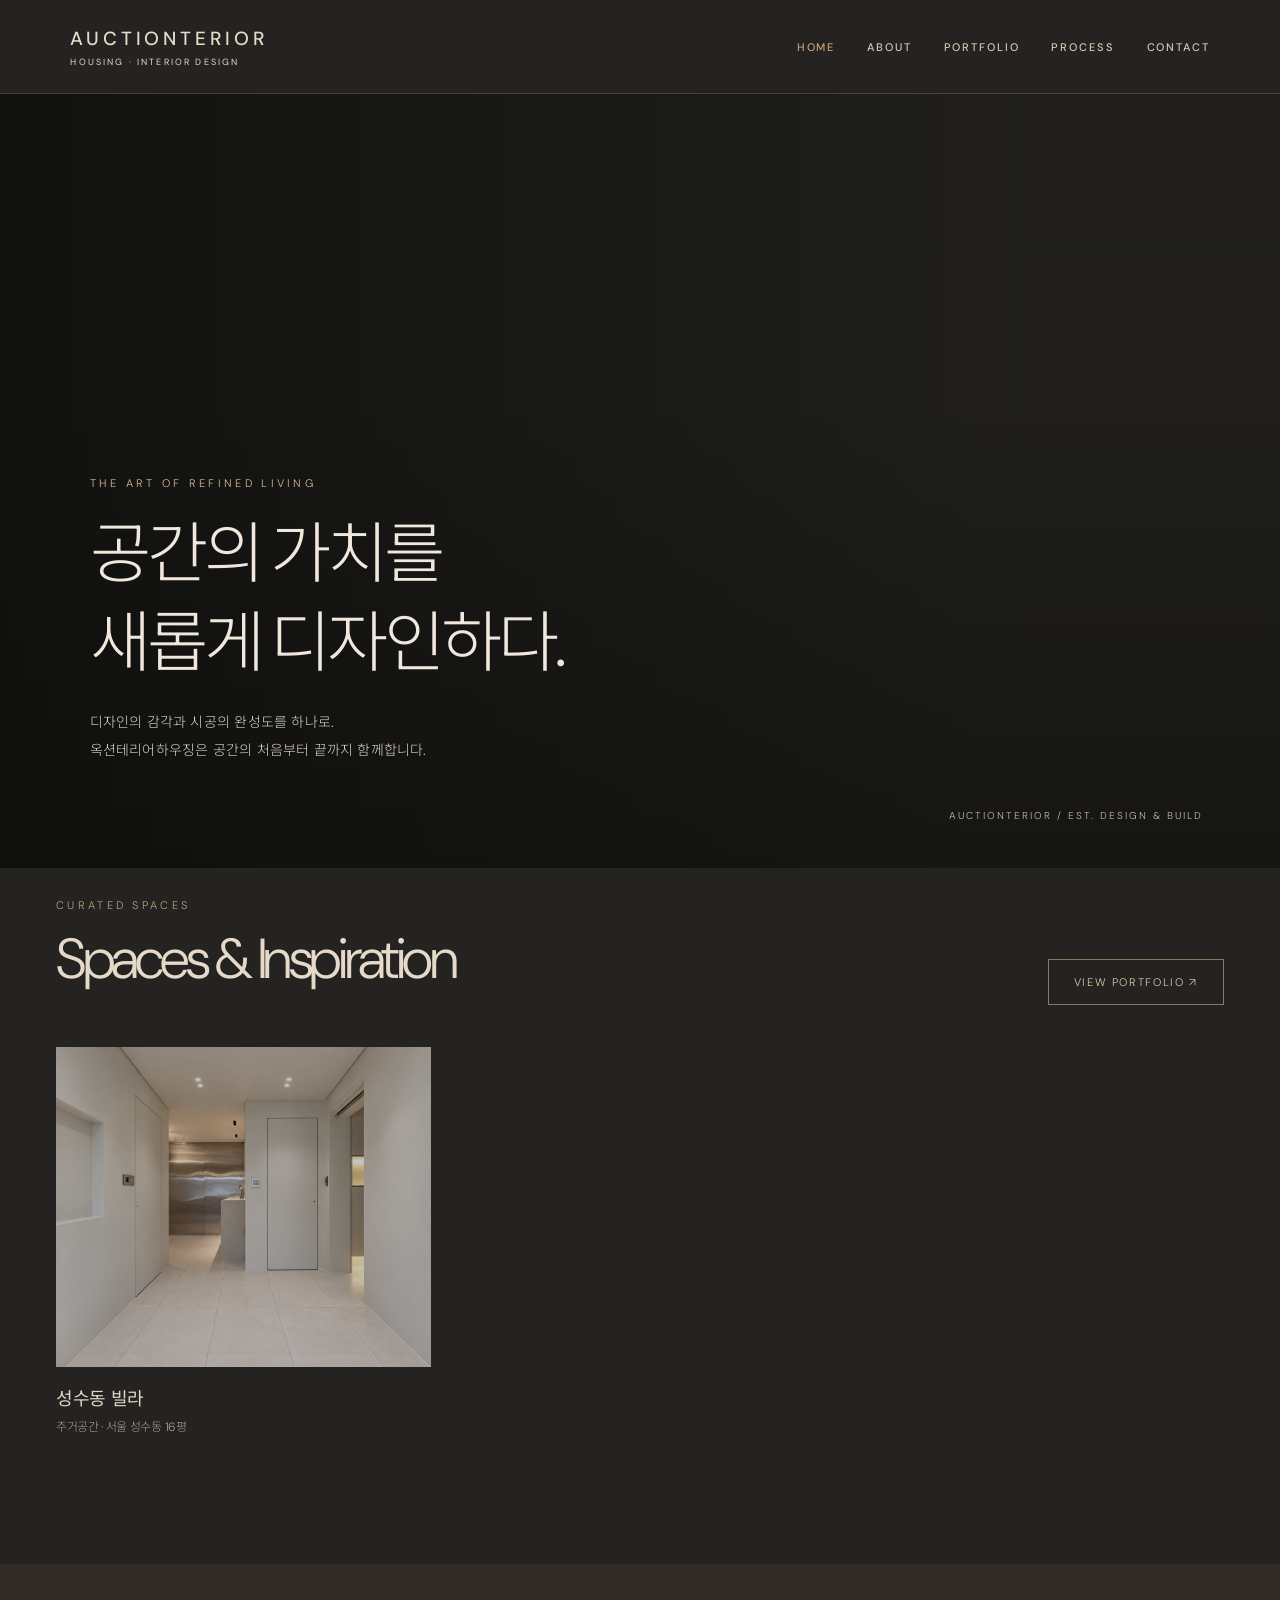
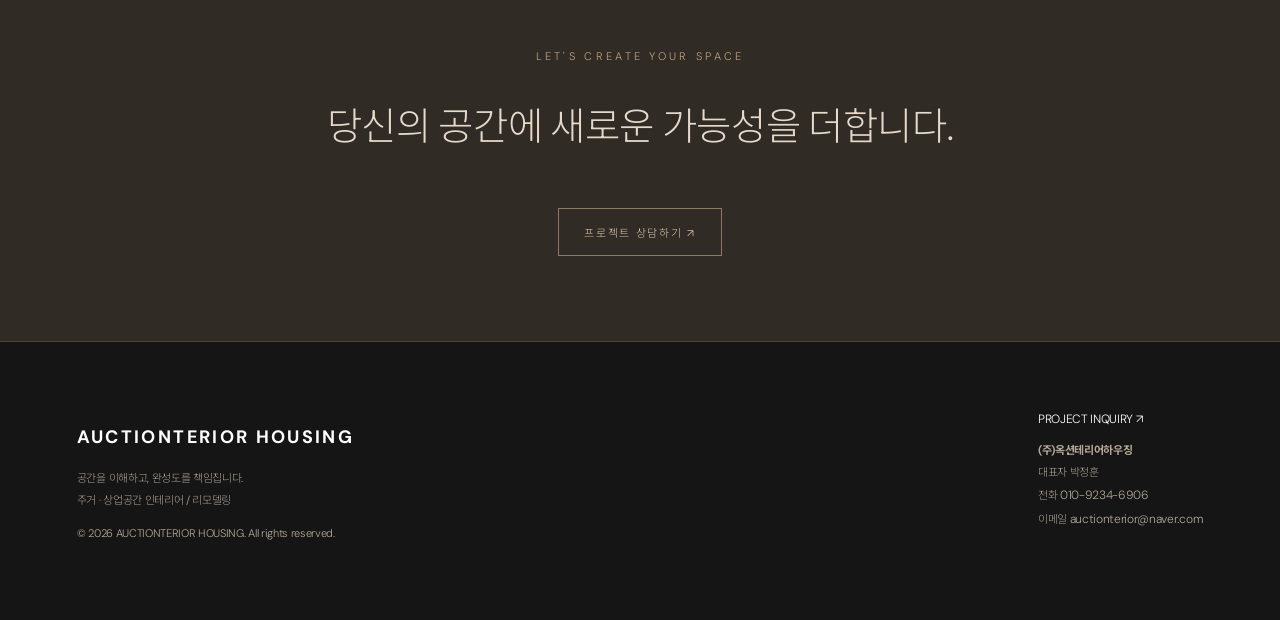
<file: index.html>
<!DOCTYPE html>
<html lang="ko"><head><meta charset="utf-8"/><meta content="width=device-width,initial-scale=1" name="viewport"/><meta content="옥션테리어하우징 - 주거 및 상업공간 인테리어 디자인, 리모델링, 책임 시공" name="description"/><title>HOME | 옥션테리어하우징</title><link href="style.css" rel="stylesheet"/></head><body><header><a class="logo" href="index.html">AUCTIONTERIOR<small>HOUSING · INTERIOR DESIGN</small></a><button aria-label="메뉴 열기" class="menu-toggle" onclick="document.querySelector('nav').classList.toggle('open')">☰</button><nav><a class="active" href="index.html">HOME</a><a class="" href="about.html">ABOUT</a><a class="" href="portfolio.html">PORTFOLIO</a><a class="" href="process.html">PROCESS</a><a class="" href="contact.html">CONTACT</a></nav></header><section class="hero" style="background-image:url('https://images.unsplash.com/photo-1600607687920-4e2a09cf159d?w=1800&amp;q=85')"><div class="hero-content"><div class="eyebrow">THE ART OF REFINED LIVING</div><h1>공간의 가치를<br/>새롭게 디자인하다.</h1><p>디자인의 감각과 시공의 완성도를 하나로.<br/>옥션테리어하우징은 공간의 처음부터 끝까지 함께합니다.</p></div></section><section class="wrap" style="padding-top:30px"><div class="section-head"><div><div class="eyebrow">CURATED SPACES</div><h2>Spaces &amp; Inspiration</h2></div><a class="btn" href="portfolio.html">VIEW PORTFOLIO ↗</a></div><div aria-live="polite" class="grid" id="home-project-grid"></div><p class="notice" hidden="" id="home-project-status"></p></section><section class="banner"><div class="eyebrow">Let's create your space</div><h2>당신의 공간에 새로운 가능성을 더합니다.</h2><a class="btn" href="contact.html">프로젝트 상담하기 ↗</a></section><footer><div><h3>AUCTIONTERIOR HOUSING</h3><p>공간을 이해하고, 완성도를 책임집니다.<br/>주거 · 상업공간 인테리어 / 리모델링</p><p>© 2026 AUCTIONTERIOR HOUSING. All rights reserved.</p></div><div><a href="contact.html">PROJECT INQUIRY ↗</a><p><strong>(주)옥션테리어하우징</strong><br/>대표자 박정훈<br/>전화 <a href="tel:01092346906">010-9234-6906</a><br/>이메일 <a href="mailto:auctionterior@naver.com">auctionterior@naver.com</a></p></div></footer><script defer="" src="home-projects.js"></script></body></html>
</file>
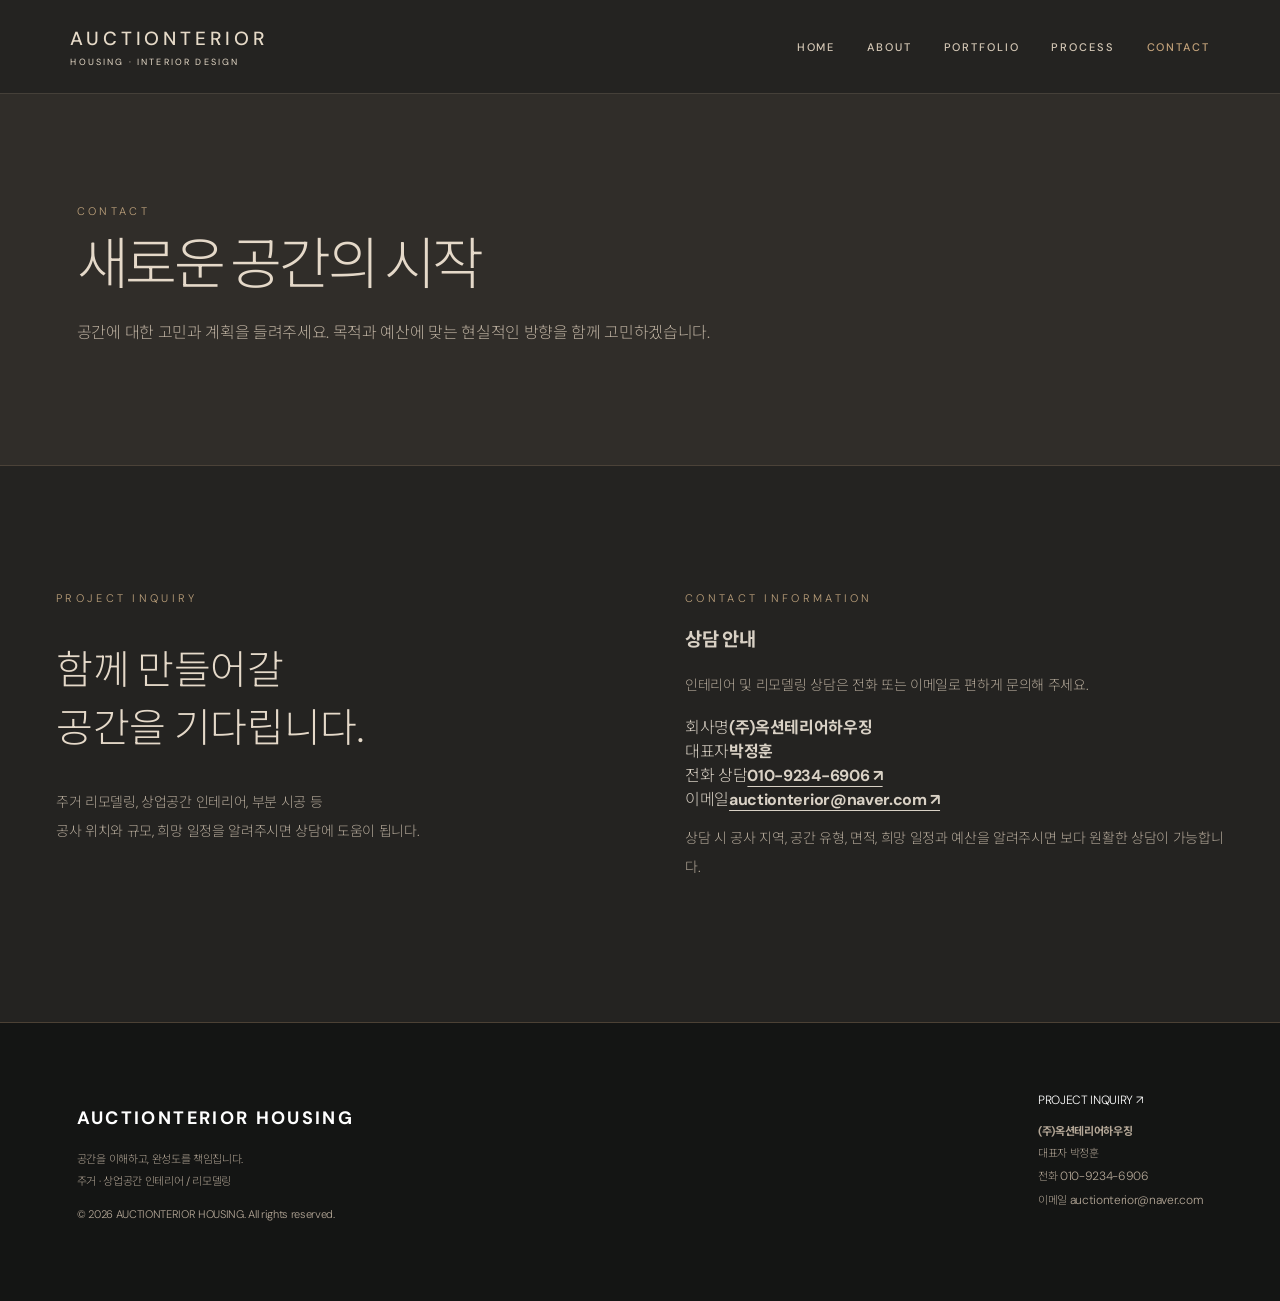
<file: contact.html>
<!DOCTYPE html>

<html lang="ko"><head><meta charset="utf-8"/><meta content="width=device-width,initial-scale=1" name="viewport"/><meta content="옥션테리어하우징 - 주거 및 상업공간 인테리어 디자인, 리모델링, 책임 시공" name="description"/><title>CONTACT | 옥션테리어하우징</title><link href="style.css" rel="stylesheet"/></head><body><header><a class="logo" href="index.html">AUCTIONTERIOR<small>HOUSING · INTERIOR DESIGN</small></a><button aria-label="메뉴 열기" class="menu-toggle" onclick="document.querySelector('nav').classList.toggle('open')">☰</button><nav><a class="" href="index.html">HOME</a><a class="" href="about.html">ABOUT</a><a class="" href="portfolio.html">PORTFOLIO</a><a class="" href="process.html">PROCESS</a><a class="active" href="contact.html">CONTACT</a></nav></header><section class="page-head"><div class="eyebrow">Contact</div><h1>새로운 공간의 시작</h1><p>공간에 대한 고민과 계획을 들려주세요. 목적과 예산에 맞는 현실적인 방향을 함께 고민하겠습니다.</p></section><section class="wrap contact-grid"><div><div class="eyebrow">Project inquiry</div><h2>함께 만들어갈<br/>공간을 기다립니다.</h2><p>주거 리모델링, 상업공간 인테리어, 부분 시공 등<br/>공사 위치와 규모, 희망 일정을 알려주시면 상담에 도움이 됩니다.</p></div><div><div class="eyebrow">CONTACT INFORMATION</div><h3>상담 안내</h3><p class="contact-intro">인테리어 및 리모델링 상담은 전화 또는 이메일로 편하게 문의해 주세요.</p><div class="contact-details"><div class="contact-detail"><span>회사명</span><strong>(주)옥션테리어하우징</strong></div><div class="contact-detail"><span>대표자</span><strong>박정훈</strong></div><div class="contact-detail"><span>전화 상담</span><strong><a href="tel:01092346906">010-9234-6906 ↗</a></strong></div><div class="contact-detail"><span>이메일</span><strong><a href="mailto:auctionterior@naver.com">auctionterior@naver.com ↗</a></strong></div></div><p class="contact-help">상담 시 공사 지역, 공간 유형, 면적, 희망 일정과 예산을 알려주시면 보다 원활한 상담이 가능합니다.</p></div></section><footer><div><h3>AUCTIONTERIOR HOUSING</h3><p>공간을 이해하고, 완성도를 책임집니다.<br/>주거 · 상업공간 인테리어 / 리모델링</p><p>© 2026 AUCTIONTERIOR HOUSING. All rights reserved.</p></div><div><a href="contact.html">PROJECT INQUIRY ↗</a><p><strong>(주)옥션테리어하우징</strong><br/>대표자 박정훈<br/>전화 <a href="tel:01092346906">010-9234-6906</a><br/>이메일 <a href="mailto:auctionterior@naver.com">auctionterior@naver.com</a></p></div></footer></body></html>
</file>
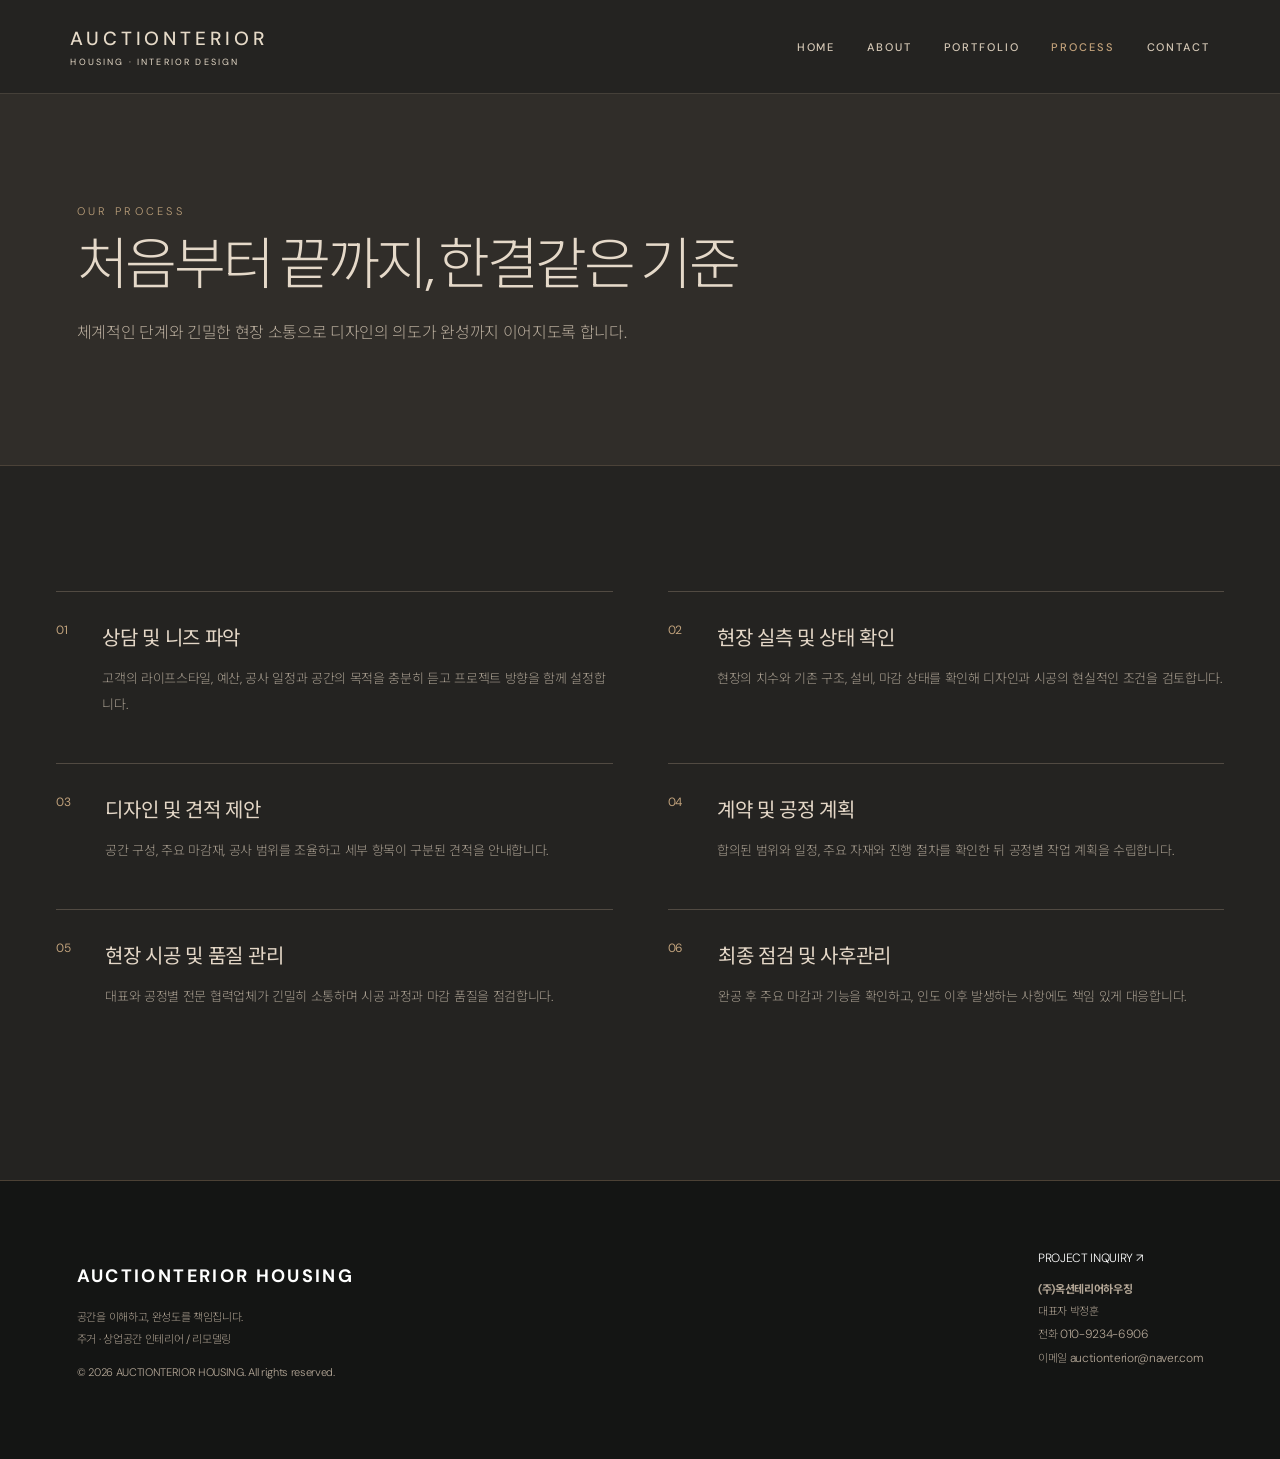
<file: process.html>
<!DOCTYPE html>

<html lang="ko"><head><meta charset="utf-8"/><meta content="width=device-width,initial-scale=1" name="viewport"/><meta content="옥션테리어하우징 - 주거 및 상업공간 인테리어 디자인, 리모델링, 책임 시공" name="description"/><title>PROCESS | 옥션테리어하우징</title><link href="style.css" rel="stylesheet"/></head><body><header><a class="logo" href="index.html">AUCTIONTERIOR<small>HOUSING · INTERIOR DESIGN</small></a><button aria-label="메뉴 열기" class="menu-toggle" onclick="document.querySelector('nav').classList.toggle('open')">☰</button><nav><a class="" href="index.html">HOME</a><a class="" href="about.html">ABOUT</a><a class="" href="portfolio.html">PORTFOLIO</a><a class="active" href="process.html">PROCESS</a><a class="" href="contact.html">CONTACT</a></nav></header><section class="page-head"><div class="eyebrow">Our process</div><h1>처음부터 끝까지, 한결같은 기준</h1><p>체계적인 단계와 긴밀한 현장 소통으로 디자인의 의도가 완성까지 이어지도록 합니다.</p></section><section class="wrap"><div class="steps"><div class="step"><b>01</b><div><h3>상담 및 니즈 파악</h3><p>고객의 라이프스타일, 예산, 공사 일정과 공간의 목적을 충분히 듣고 프로젝트 방향을 함께 설정합니다.</p></div></div><div class="step"><b>02</b><div><h3>현장 실측 및 상태 확인</h3><p>현장의 치수와 기존 구조, 설비, 마감 상태를 확인해 디자인과 시공의 현실적인 조건을 검토합니다.</p></div></div><div class="step"><b>03</b><div><h3>디자인 및 견적 제안</h3><p>공간 구성, 주요 마감재, 공사 범위를 조율하고 세부 항목이 구분된 견적을 안내합니다.</p></div></div><div class="step"><b>04</b><div><h3>계약 및 공정 계획</h3><p>합의된 범위와 일정, 주요 자재와 진행 절차를 확인한 뒤 공정별 작업 계획을 수립합니다.</p></div></div><div class="step"><b>05</b><div><h3>현장 시공 및 품질 관리</h3><p>대표와 공정별 전문 협력업체가 긴밀히 소통하며 시공 과정과 마감 품질을 점검합니다.</p></div></div><div class="step"><b>06</b><div><h3>최종 점검 및 사후관리</h3><p>완공 후 주요 마감과 기능을 확인하고, 인도 이후 발생하는 사항에도 책임 있게 대응합니다.</p></div></div></div></section><footer><div><h3>AUCTIONTERIOR HOUSING</h3><p>공간을 이해하고, 완성도를 책임집니다.<br/>주거 · 상업공간 인테리어 / 리모델링</p><p>© 2026 AUCTIONTERIOR HOUSING. All rights reserved.</p></div><div><a href="contact.html">PROJECT INQUIRY ↗</a><p><strong>(주)옥션테리어하우징</strong><br/>대표자 박정훈<br/>전화 <a href="tel:01092346906">010-9234-6906</a><br/>이메일 <a href="mailto:auctionterior@naver.com">auctionterior@naver.com</a></p></div></footer></body></html>
</file>
<file: style.css>
@import url('https://fonts.googleapis.com/css2?family=DM+Sans:wght@300;400;500;600&family=Noto+Sans+KR:wght@300;400;500;600&family=Cormorant+Garamond:wght@400;500;600&display=swap');:root{--ink:#d9d1c5;--muted:#a99f91;--line:#514a42;--cream:#302c28}*{box-sizing:border-box}html{scroll-behavior:smooth}body{margin:0;color:var(--ink);font-family:'DM Sans','Noto Sans KR',sans-serif;background:#242321;letter-spacing:-.02em}a{color:inherit;text-decoration:none}header{height:84px;padding:0 5.5%;display:flex;align-items:center;justify-content:space-between;background:#242321;position:relative;z-index:10;border-bottom:1px solid #454039}.logo{font-size:19px;letter-spacing:.14em;font-weight:600}.logo small{display:block;font-size:9px;letter-spacing:.24em;font-weight:400;margin-top:5px}nav{display:flex;gap:32px}nav a{font-size:11px;letter-spacing:.12em;font-weight:500}nav a:hover,nav a.active{color:#c3a780}.hero{height:min(78vh,790px);min-height:520px;background-size:cover;background-position:center;position:relative;display:flex;align-items:end;padding:7%}.hero:before{content:'';position:absolute;inset:0;background:linear-gradient(0deg,rgba(15,12,10,.78),rgba(15,12,10,.08) 78%)}.hero-content{position:relative;color:white}.eyebrow{font-size:11px;letter-spacing:.27em;text-transform:uppercase}.hero h1{font-size:clamp(36px,5vw,72px);line-height:1.3;letter-spacing:-.06em;font-weight:300;margin:20px 0}.hero p{font-size:14px;font-weight:300;line-height:2}.wrap{max-width:1240px;margin:auto;padding:110px 36px}.section-head{display:flex;justify-content:space-between;align-items:end;gap:30px;margin-bottom:42px}.section-head h2,.page-head h1{font-size:clamp(35px,4.4vw,64px);font-weight:300;letter-spacing:-.06em;margin:10px 0}.section-head p,.lead{color:var(--muted);font-size:14px;line-height:2.1}.page-head{background:#302d29;padding:110px max(6%,calc((100vw - 1168px)/2)) 100px}.page-head p{max-width:680px;line-height:2;color:#b1a697}.grid{display:grid;grid-template-columns:repeat(3,1fr);gap:22px}.tile img{width:100%;height:320px;object-fit:cover;display:block;transition:transform .4s}.tile .crop{overflow:hidden}.tile:hover img{transform:scale(1.035)}.tile h3{font-weight:400;font-size:18px;margin:17px 0 6px}.tile p{font-size:12px;color:var(--muted);margin:0;line-height:1.8}.btn{display:inline-block;border:1px solid currentColor;padding:15px 25px;font-size:11px;letter-spacing:.15em;margin-top:24px}.btn:hover{background:var(--ink);color:white}.split{display:grid;grid-template-columns:1fr 1fr;gap:8%;align-items:center}.split img{width:100%;height:550px;object-fit:cover}.split h2{font-size:clamp(34px,4vw,57px);font-weight:300;line-height:1.45;letter-spacing:-.05em}.split p{font-size:14px;color:#b6ac9f;line-height:2.2}.dark{background:#191a19;color:white}.dark .lead,.dark p{color:#c5b9aa}.values{display:grid;grid-template-columns:repeat(3,1fr);gap:35px}.value{border-top:1px solid #665a4d;padding-top:25px}.value span{color:#c1a27c;font-size:12px}.value h3{font-size:22px;font-weight:400}.value p{font-size:13px;line-height:2;color:#c7bbaa}.tabs{display:flex;gap:25px;border-bottom:1px solid var(--line);margin-bottom:38px;padding-bottom:18px}.tabs a{font-size:12px;letter-spacing:.07em}.tabs a.active{font-weight:600;border-bottom:1px solid #222;padding-bottom:19px}.steps{display:grid;grid-template-columns:repeat(2,1fr);gap:0 55px}.step{border-top:1px solid var(--line);padding:30px 0 45px;display:flex;gap:35px}.step b{font-size:12px;font-weight:400;color:#c1a27c}.step h3{font-size:20px;font-weight:400;margin:0 0 15px}.step p{font-size:13px;color:var(--muted);line-height:2;margin:0}.contact-grid{display:grid;grid-template-columns:1fr 1fr;gap:90px}.contact-grid h2{font-size:40px;font-weight:300}.contact-grid p{font-size:14px;line-height:2.1;color:#b1a697}.contact-grid a{text-decoration:underline;text-underline-offset:5px}.notice{background:#35302b;padding:20px;font-size:12px;line-height:1.9;color:#b1a697;margin-top:40px}footer{background:#141514;color:#fff;padding:65px 6%;display:flex;justify-content:space-between;gap:30px}footer h3{font-size:18px;letter-spacing:.13em}footer p{font-size:11px;color:#b4a797;line-height:2}footer a{font-size:12px}.banner{background:var(--cream);text-align:center;padding:85px 20px}.banner h2{font-size:clamp(26px,3vw,43px);font-weight:300}.menu-toggle{display:none}@media(max-width:800px){header{height:72px;padding:0 5%}.logo{font-size:14px}.menu-toggle{display:block;background:none;border:0;font-size:25px}nav{display:none;position:absolute;top:72px;left:0;right:0;background:#242321;padding:25px;flex-direction:column;gap:25px;box-shadow:0 10px 20px #0001}nav.open{display:flex}.hero{height:70vh;min-height:470px;padding:8%}.wrap{padding:75px 20px}.page-head{padding:75px 24px}.grid,.values,.steps,.split,.contact-grid{grid-template-columns:1fr}.tile img{height:280px}.split img{height:330px}.section-head{display:block}.contact-grid{gap:15px}footer{display:block}.hero h1{font-size:40px}}
/* Edition IV — quiet luxury */
body{font-weight:300}header{height:94px}.logo{color:#e6dac8;font-weight:500;letter-spacing:.2em}nav a{color:#d5c8b6;letter-spacing:.17em}nav a.active{color:#c4a37b}.hero{height:min(86vh,900px);min-height:570px;background-position:center 48%}.hero:before{background:linear-gradient(90deg,rgba(13,13,12,.8),rgba(13,13,12,.23) 76%),linear-gradient(0deg,rgba(13,13,12,.5),transparent 60%)}.hero-content{max-width:820px}.hero h1{font-size:clamp(40px,5.2vw,79px);line-height:1.34;color:#f0e8dc;font-weight:300}.hero p{color:#e0d4c5;letter-spacing:.015em}.eyebrow{color:#bca07b;font-size:11px;letter-spacing:.3em}.hero .eyebrow{color:#d6bd95}.section-head h2,.page-head h1,.split h2,.banner h2{color:#e5d9c9;font-weight:300}.section-head h2,.page-head h1{line-height:1.3}.wrap{padding-top:125px;padding-bottom:125px}.tile h3{color:#e0d4c5}.tile .crop{background:#302b25}.tile img{filter:brightness(.76) saturate(.73) contrast(1.06);transition:filter .5s,transform .6s}.tile:hover img{filter:brightness(.92) saturate(.85);transform:scale(1.04)}.split img{filter:brightness(.78) saturate(.8)}.btn{border-color:#8d7861;color:#dfc9aa;transition:background .2s,color .2s}.btn:hover{background:#bca07b;color:#171717;border-color:#bca07b}.page-head{border-bottom:1px solid #4b4238}.page-head p,.lead{color:#b9ad9d}.tabs a{color:#b9ad9d}.tabs a.active{color:#e6d4b9;border-color:#c0a47d}.step h3,.value h3{color:#e4d7c7}.banner{background:#312b26}.notice{border-left:2px solid #967b59;color:#c0b4a6}.contact-grid h2{color:#e5d9c9}footer{border-top:1px solid #4c4135}.dark{background:#191918}.hero:after{content:'AUCTIONTERIOR  /  EST. DESIGN & BUILD';position:absolute;right:6%;bottom:6%;font-size:10px;letter-spacing:.2em;color:#c7b9a7}.section-head p{color:#b9ad9d}@media(max-width:800px){header{height:72px}.hero{min-height:510px}.hero:after{display:none}.wrap{padding-top:78px;padding-bottom:78px}}

.project-grid{display:grid;grid-template-columns:repeat(3,minmax(0,1fr));gap:24px;margin:28px 0 60px}.project-card{border:1px solid #514a42;background:#2d2925;overflow:hidden}.project-card img{width:100%;aspect-ratio:4/3;object-fit:cover;display:block}.project-card .details{padding:22px}.project-card h3{margin:6px 0 10px;font-size:21px}.project-card p{color:#a99f91;line-height:1.7}.project-card .eyebrow{font-size:11px}.project-gallery{display:flex;gap:8px;overflow-x:auto;padding:8px 0}.project-gallery img{height:90px;width:125px;object-fit:cover;cursor:pointer}.project-card .cover{cursor:pointer}@media(max-width:850px){.project-grid{grid-template-columns:1fr}}
/* Edition VI — cover-first portfolio and click-to-view gallery */
.project-grid{grid-template-columns:repeat(3,minmax(0,1fr));align-items:start}
.project-cover-button{display:block;width:100%;border:0;background:#211e1b;padding:0;position:relative;cursor:pointer;overflow:hidden;text-align:left;color:#f1e6d6}
.project-card .project-cover-button .cover{display:block;width:100%;aspect-ratio:4/3;object-fit:cover;transition:transform .45s ease,filter .45s ease;filter:brightness(.88)}
.project-cover-button:hover .cover{transform:scale(1.035);filter:brightness(.72)}
.project-cover-hint{position:absolute;bottom:17px;right:18px;font-size:11px;letter-spacing:.18em;background:rgba(23,21,19,.78);padding:10px 13px;opacity:0;transition:opacity .2s}
.project-cover-button:hover .project-cover-hint,.project-cover-button:focus-visible .project-cover-hint{opacity:1}
.project-photo-count{display:block;color:#bca07b;font-size:12px;margin-top:16px;letter-spacing:.02em}
.project-card .details p{white-space:pre-line;overflow-wrap:anywhere}
.portfolio-lightbox[hidden]{display:none!important}
.portfolio-lightbox{position:fixed;inset:0;z-index:1000;background:rgba(12,11,10,.97);display:flex;flex-direction:column;justify-content:center;align-items:center;padding:65px 24px 32px;color:#e6d9c8}
.lightbox-open{overflow:hidden}
.lightbox-close{position:absolute;top:16px;right:24px;border:0;background:transparent;color:#f3e9da;font-size:39px;line-height:1;cursor:pointer;z-index:2;padding:6px 12px}
.lightbox-stage{width:min(100%,1200px);height:min(76vh,820px);display:flex;align-items:center;justify-content:center;gap:15px}
.lightbox-photo{display:block;max-width:calc(100% - 110px);max-height:100%;width:auto;height:auto;object-fit:contain;box-shadow:0 8px 50px #0006}
.lightbox-arrow{border:1px solid #6e6050;background:#2c2925;color:#e8d8c2;width:46px;height:56px;flex-shrink:0;font-size:35px;line-height:1;cursor:pointer}
.lightbox-arrow:hover{background:#4d4236}
.lightbox-arrow[hidden]{visibility:hidden}
.lightbox-footer{width:min(100%,1100px);display:flex;justify-content:space-between;gap:16px;margin-top:19px;color:#cdbca6;font-size:13px}
@media(max-width:850px){.project-grid{grid-template-columns:1fr}.portfolio-lightbox{padding:65px 8px 28px}.lightbox-stage{gap:5px;height:72vh}.lightbox-photo{max-width:calc(100% - 82px)}.lightbox-arrow{width:36px;height:48px;font-size:30px}.lightbox-footer{padding:0 12px}.project-cover-hint{opacity:1}}

/* v8: registered projects replace stock imagery in the main portfolio grid */
.grid[hidden], .notice[hidden]{display:none!important}
#published-projects.published-inline{padding:0;margin:28px 0 60px;max-width:none}
#published-projects.published-inline .project-grid{margin:0;gap:18px}
#published-projects.published-inline .project-card{border:0;background:transparent}
#published-projects.published-inline .project-card .details{padding:12px 0 18px}
#published-projects.published-inline .project-card h3{font-size:16px;margin:5px 0}
#published-projects.published-inline .project-card .details p{font-size:12px;line-height:1.5}
#published-projects.published-inline .project-card .project-cover-button .cover{aspect-ratio: 1.35 / 1}

/* v10: large-image gallery with horizontally scrollable thumbnails */
.portfolio-lightbox{justify-content:flex-start;padding:58px 24px 22px}
.lightbox-stage{flex:1;min-height:0;height:auto;max-height:none}
.lightbox-photo{max-height:100%;object-fit:contain}
.lightbox-footer{flex-shrink:0;margin-top:10px;margin-bottom:14px}
.lightbox-thumbs-heading{width:min(100%,1100px);display:flex;justify-content:space-between;gap:12px;font-size:11px;letter-spacing:2px;color:#c8a67a;margin-bottom:9px}
.lightbox-thumbs-heading span{letter-spacing:0;color:#a99b89}
.lightbox-thumbs{width:min(100%,1100px);display:flex;overflow-x:auto;gap:10px;padding:0 0 12px;flex-shrink:0;scrollbar-color:#c8a67a #38332e;scroll-snap-type:x proximity}
.lightbox-thumb{flex:0 0 132px;height:83px;border:2px solid transparent;background:#302b26;padding:0;opacity:.58;cursor:pointer;scroll-snap-align:center}
.lightbox-thumb.active,.lightbox-thumb:hover,.lightbox-thumb:focus-visible{border-color:#c8a67a;opacity:1}
.lightbox-thumb img{display:block;width:100%;height:100%;object-fit:cover}
@media(max-width:650px){.portfolio-lightbox{padding:54px 10px 12px}.lightbox-thumbs-heading span{display:none}.lightbox-thumb{flex-basis:94px;height:64px}.lightbox-footer{margin-bottom:10px}.lightbox-stage{max-height:calc(100dvh - 235px)}}
</file>
